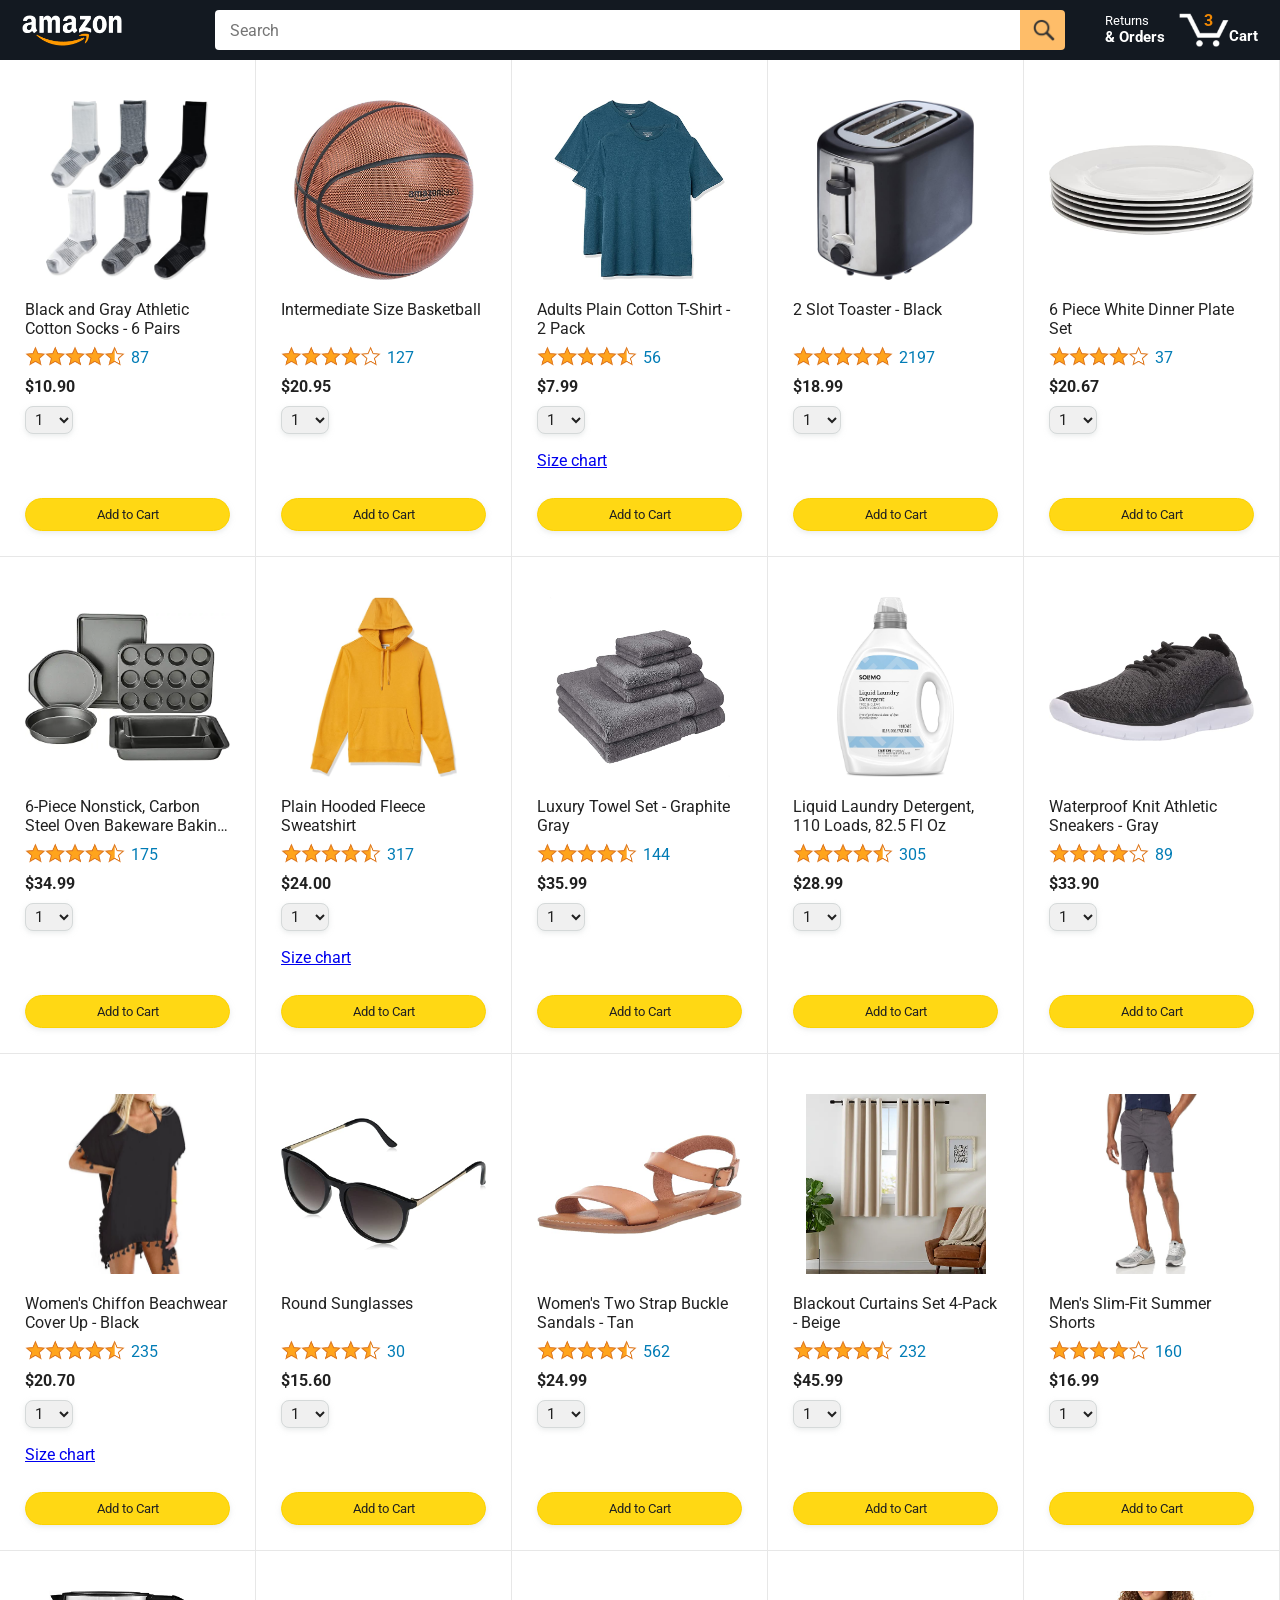
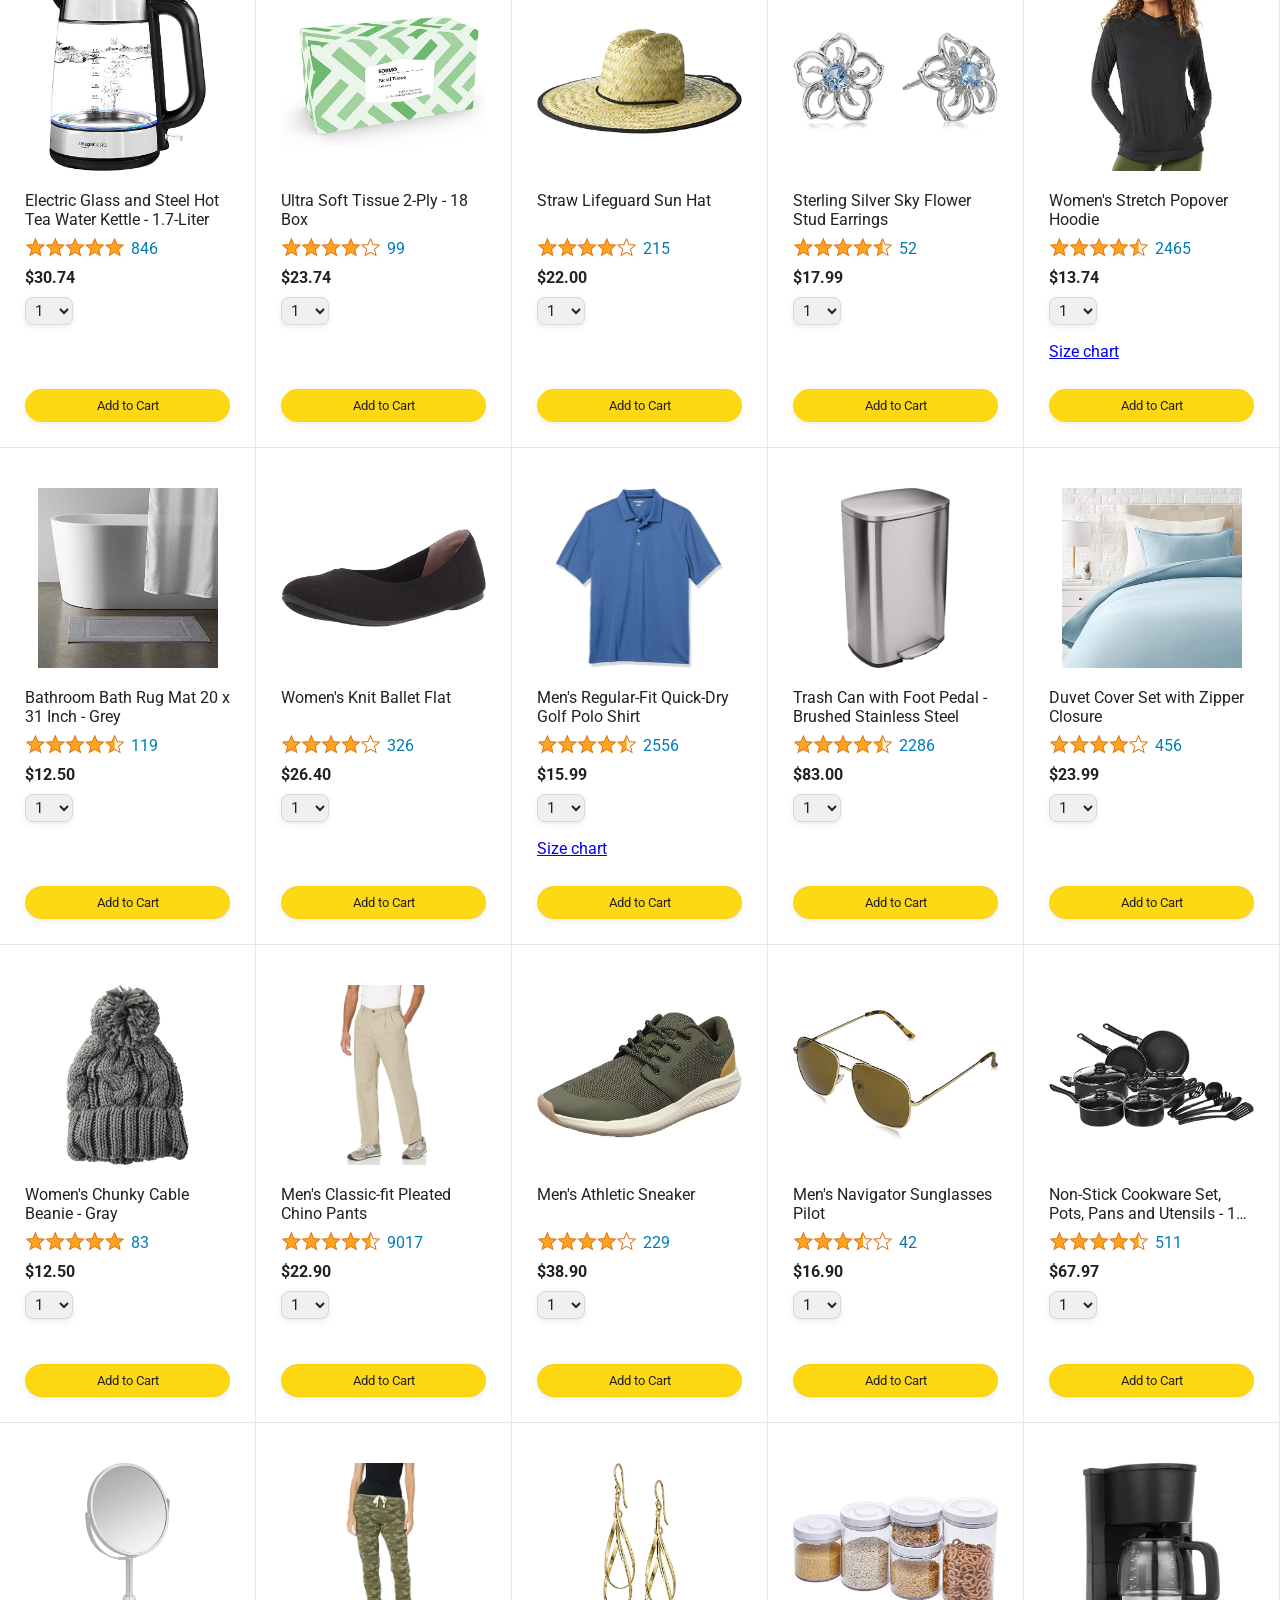
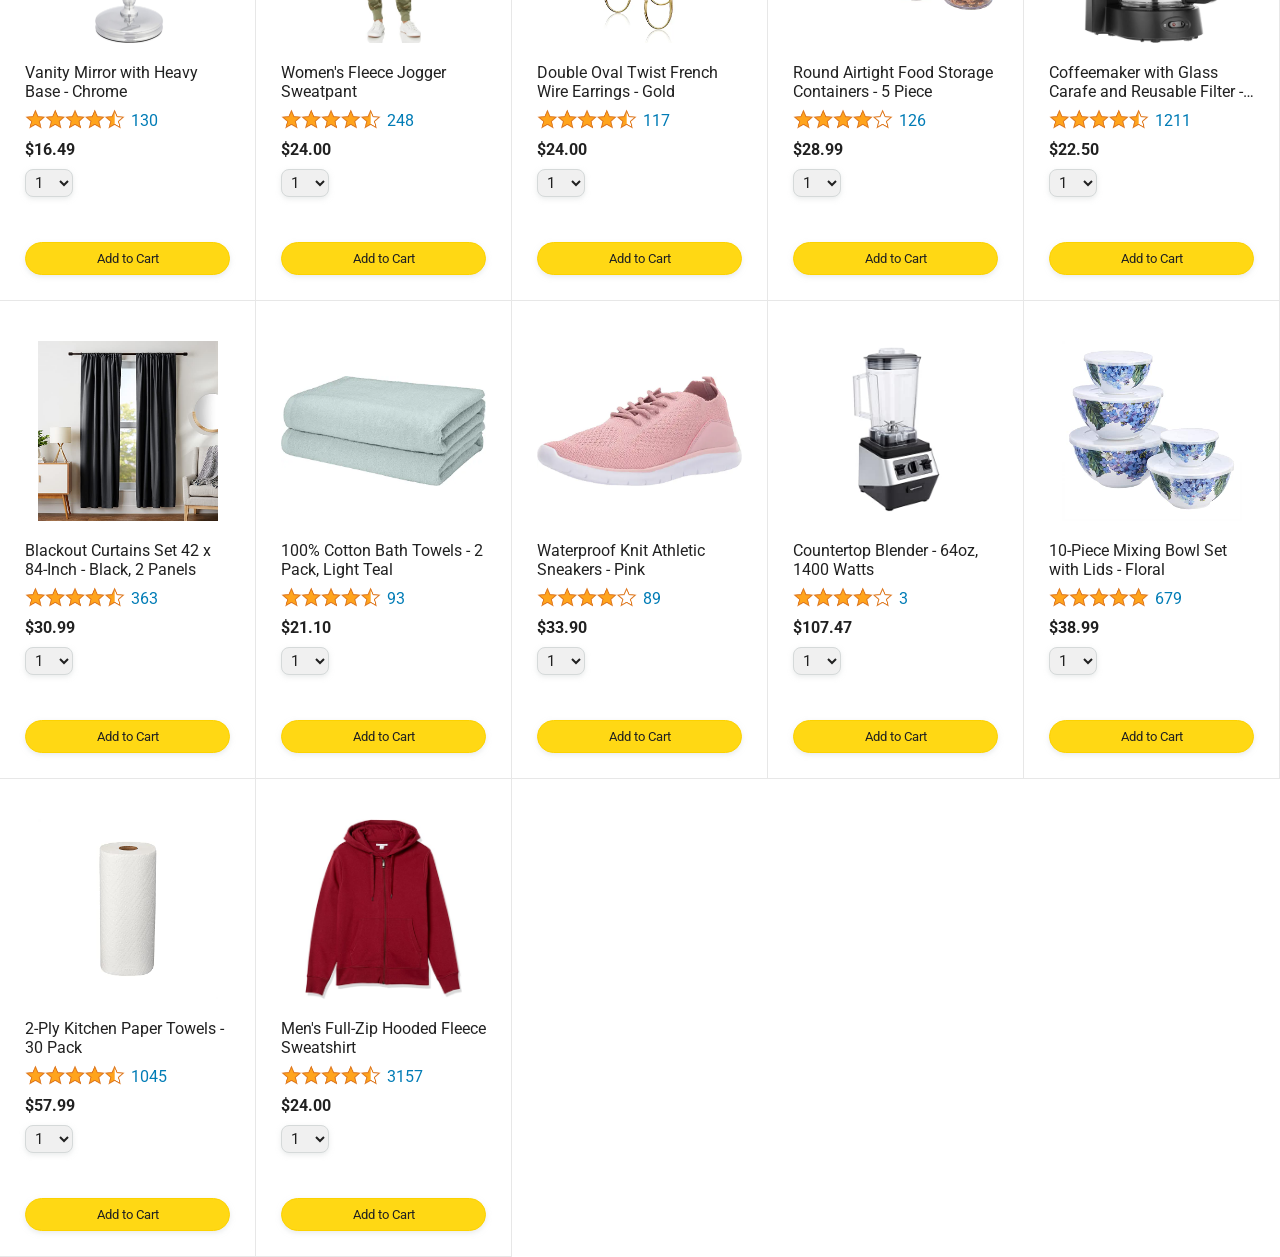
<file: index.html>
<!DOCTYPE html>
<html>
  <head>
    <title>Amazon Project</title>

    <!-- This code is needed for responsive design to work.
      (Responsive design = make the website look good on
      smaller screen sizes like a phone or a tablet). -->
    <meta name="viewport" content="width=device-width, initial-scale=1">

    <!-- Load a font called Roboto from Google Fonts. -->
    <link rel="preconnect" href="https://fonts.googleapis.com">
    <link rel="preconnect" href="https://fonts.gstatic.com" crossorigin>
    <link href="https://fonts.googleapis.com/css2?family=Roboto:wght@400;500;700&display=swap" rel="stylesheet">

    <!-- Here are the CSS files for this page. -->
    <link rel="stylesheet" href="styles/shared/general.css">
    <link rel="stylesheet" href="styles/shared/amazon-header.css">
    <link rel="stylesheet" href="styles/pages/amazon.css">
  </head>
  <body>
    <div class="amazon-header">
      <div class="amazon-header-left-section">
        <a href="amazon.html" class="header-link">
          <img class="amazon-logo"
            src="images/amazon-logo-white.png">
          <img class="amazon-mobile-logo"
            src="images/amazon-mobile-logo-white.png">
        </a>
      </div>

      <div class="amazon-header-middle-section">
        <input class="search-bar" type="text" placeholder="Search">

        <button class="search-button">
          <img class="search-icon" src="images/icons/search-icon.png">
        </button>
      </div>

      <div class="amazon-header-right-section">
        <a class="orders-link header-link" href="orders.html">
          <span class="returns-text">Returns</span>
          <span class="orders-text">& Orders</span>
        </a>

        <a class="cart-link header-link" href="checkout.html">
          <img class="cart-icon" src="images/icons/cart-icon.png">
          <div class="cart-quantity js-cart-quantity"></div>
          <div class="cart-text">Cart</div>
        </a>
      </div>
    </div>
    
    <div class="main">
      <div class="products-grid js-products-grid">
        
      </div>
    </div>
    
    
    
    <script type="module" src="scripts/amazon.js"></script>
  </body>
</html>
</file>
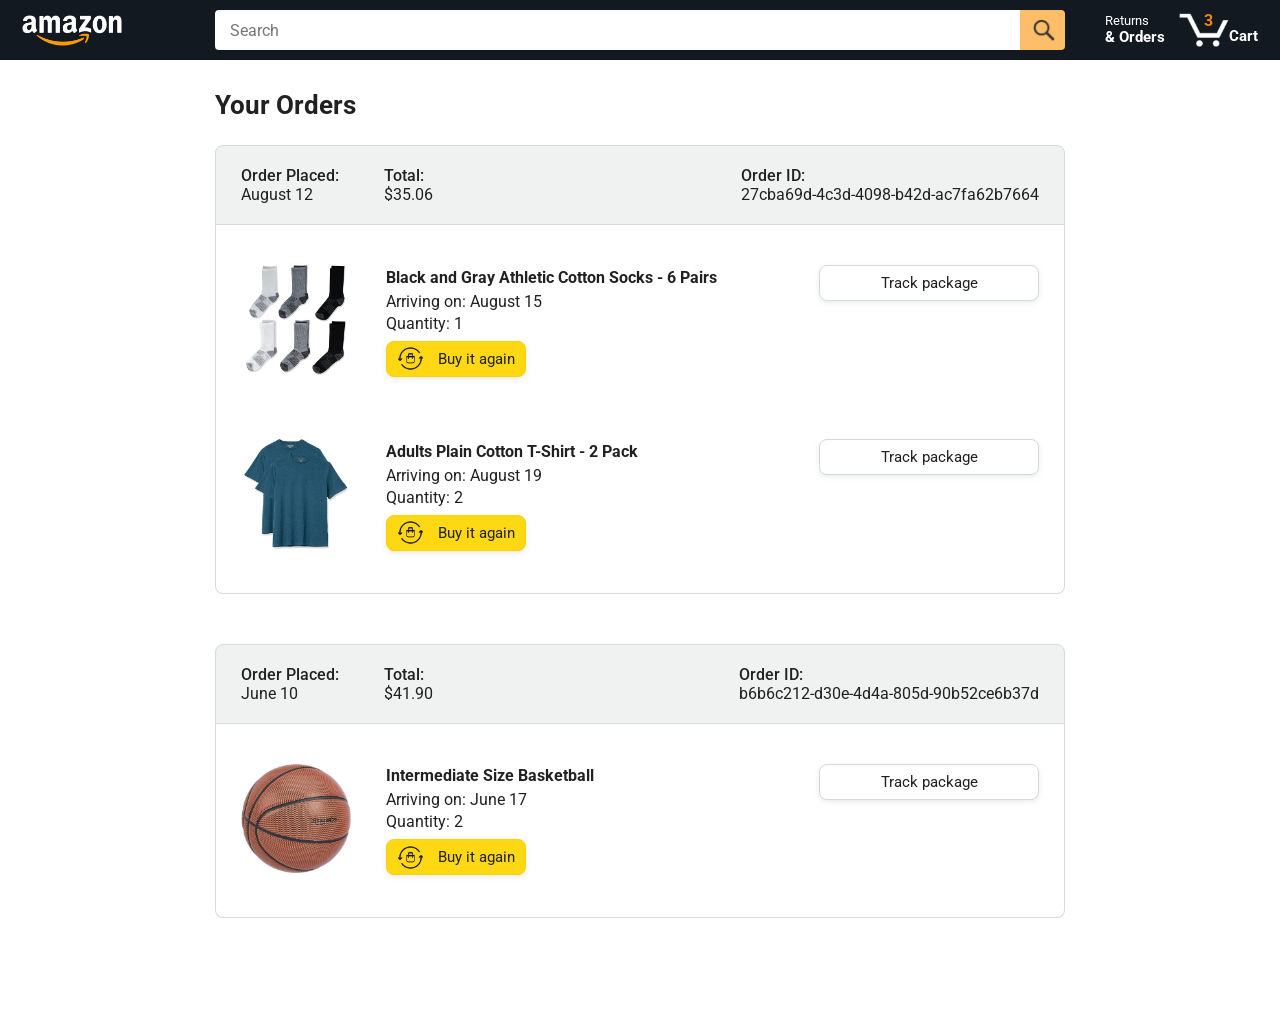
<file: orders.html>
<!DOCTYPE html>
<html>
  <head>
    <title>Orders</title>

    <!-- This code is needed for responsive design to work.
      (Responsive design = make the website look good on
      smaller screen sizes like a phone or a tablet). -->
    <meta name="viewport" content="width=device-width, initial-scale=1">

    <!-- Load a font called Roboto from Google Fonts. -->
    <link rel="preconnect" href="https://fonts.googleapis.com">
    <link rel="preconnect" href="https://fonts.gstatic.com" crossorigin>
    <link href="https://fonts.googleapis.com/css2?family=Roboto:wght@400;500;700&display=swap" rel="stylesheet">

    <!-- Here are the CSS files for this page. -->
    <link rel="stylesheet" href="styles/shared/general.css">
    <link rel="stylesheet" href="styles/shared/amazon-header.css">
    <link rel="stylesheet" href="styles/pages/orders.css">
  </head>
  <body>
    <div class="amazon-header">
      <div class="amazon-header-left-section">
        <a href="amazon.html" class="header-link">
          <img class="amazon-logo"
            src="images/amazon-logo-white.png">
          <img class="amazon-mobile-logo"
            src="images/amazon-mobile-logo-white.png">
        </a>
      </div>

      <div class="amazon-header-middle-section">
        <input class="search-bar" type="text" placeholder="Search">

        <button class="search-button">
          <img class="search-icon" src="images/icons/search-icon.png">
        </button>
      </div>

      <div class="amazon-header-right-section">
        <a class="orders-link header-link" href="orders.html">
          <span class="returns-text">Returns</span>
          <span class="orders-text">& Orders</span>
        </a>

        <a class="cart-link header-link" href="checkout.html">
          <img class="cart-icon" src="images/icons/cart-icon.png">
          <div class="cart-quantity">3</div>
          <div class="cart-text">Cart</div>
        </a>
      </div>
    </div>

    <div class="main">
      <div class="page-title">Your Orders</div>

      <div class="orders-grid">
        <div class="order-container">
          
          <div class="order-header">
            <div class="order-header-left-section">
              <div class="order-date">
                <div class="order-header-label">Order Placed:</div>
                <div>August 12</div>
              </div>
              <div class="order-total">
                <div class="order-header-label">Total:</div>
                <div>$35.06</div>
              </div>
            </div>

            <div class="order-header-right-section">
              <div class="order-header-label">Order ID:</div>
              <div>27cba69d-4c3d-4098-b42d-ac7fa62b7664</div>
            </div>
          </div>

          <div class="order-details-grid">
            <div class="product-image-container">
              <img src="images/products/athletic-cotton-socks-6-pairs.jpg">
            </div>

            <div class="product-details">
              <div class="product-name">
                Black and Gray Athletic Cotton Socks - 6 Pairs
              </div>
              <div class="product-delivery-date">
                Arriving on: August 15
              </div>
              <div class="product-quantity">
                Quantity: 1
              </div>
              <button class="buy-again-button button-primary">
                <img class="buy-again-icon" src="images/icons/buy-again.png">
                <span class="buy-again-message">Buy it again</span>
              </button>
            </div>

            <div class="product-actions">
              <a href="tracking.html">
                <button class="track-package-button button-secondary">
                  Track package
                </button>
              </a>
            </div>

            <div class="product-image-container">
              <img src="images/products/adults-plain-cotton-tshirt-2-pack-teal.jpg">
            </div>

            <div class="product-details">
              <div class="product-name">
                Adults Plain Cotton T-Shirt - 2 Pack
              </div>
              <div class="product-delivery-date">
                Arriving on: August 19
              </div>
              <div class="product-quantity">
                Quantity: 2
              </div>
              <button class="buy-again-button button-primary">
                <img class="buy-again-icon" src="images/icons/buy-again.png">
                <span class="buy-again-message">Buy it again</span>
              </button>
            </div>

            <div class="product-actions">
              <a href="tracking.html">
                <button class="track-package-button button-secondary">
                  Track package
                </button>
              </a>
            </div>
          </div>
        </div>

        <div class="order-container">

          <div class="order-header">
            <div class="order-header-left-section">
              <div class="order-date">
                <div class="order-header-label">Order Placed:</div>
                <div>June 10</div>
              </div>
              <div class="order-total">
                <div class="order-header-label">Total:</div>
                <div>$41.90</div>
              </div>
            </div>

            <div class="order-header-right-section">
              <div class="order-header-label">Order ID:</div>
              <div>b6b6c212-d30e-4d4a-805d-90b52ce6b37d</div>
            </div>
          </div>

          <div class="order-details-grid">
            <div class="product-image-container">
              <img src="images/products/intermediate-composite-basketball.jpg">
            </div>

            <div class="product-details">
              <div class="product-name">
                Intermediate Size Basketball
              </div>
              <div class="product-delivery-date">
                Arriving on: June 17
              </div>
              <div class="product-quantity">
                Quantity: 2
              </div>
              <button class="buy-again-button button-primary">
                <img class="buy-again-icon" src="images/icons/buy-again.png">
                <span class="buy-again-message">Buy it again</span>
              </button>
            </div>

            <div class="product-actions">
              <a href="tracking.html">
                <button class="track-package-button button-secondary">
                  Track package
                </button>
              </a>
            </div>
          </div>
        </div>
      </div>
    </div>
  </body>
</html>
</file>
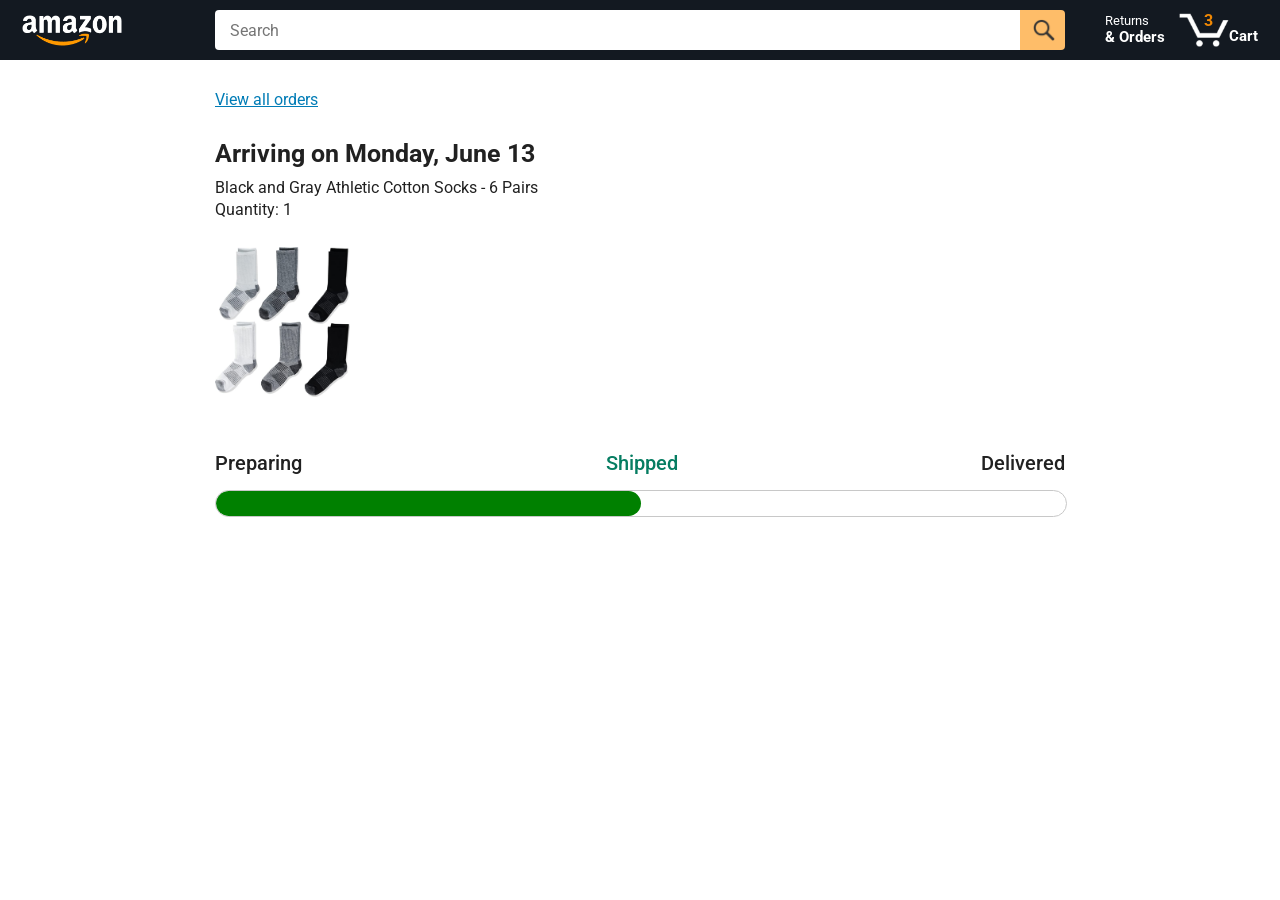
<file: tracking.html>
<!DOCTYPE html>
<html>
  <head>
    <title>Tracking</title>

    <!-- This code is needed for responsive design to work.
      (Responsive design = make the website look good on
      smaller screen sizes like a phone or a tablet). -->
    <meta name="viewport" content="width=device-width, initial-scale=1">

    <!-- Load a font called Roboto from Google Fonts. -->
    <link rel="preconnect" href="https://fonts.googleapis.com">
    <link rel="preconnect" href="https://fonts.gstatic.com" crossorigin>
    <link href="https://fonts.googleapis.com/css2?family=Roboto:wght@400;500;700&display=swap" rel="stylesheet">

    <!-- Here are the CSS files for this page. -->
    <link rel="stylesheet" href="styles/shared/general.css">
    <link rel="stylesheet" href="styles/shared/amazon-header.css">
    <link rel="stylesheet" href="styles/pages/tracking.css">
  </head>
  <body>
    <div class="amazon-header">
      <div class="amazon-header-left-section">
        <a href="amazon.html" class="header-link">
          <img class="amazon-logo"
            src="images/amazon-logo-white.png">
          <img class="amazon-mobile-logo"
            src="images/amazon-mobile-logo-white.png">
        </a>
      </div>

      <div class="amazon-header-middle-section">
        <input class="search-bar" type="text" placeholder="Search">

        <button class="search-button">
          <img class="search-icon" src="images/icons/search-icon.png">
        </button>
      </div>

      <div class="amazon-header-right-section">
        <a class="orders-link header-link" href="orders.html">
          <span class="returns-text">Returns</span>
          <span class="orders-text">& Orders</span>
        </a>

        <a class="cart-link header-link" href="checkout.html">
          <img class="cart-icon" src="images/icons/cart-icon.png">
          <div class="cart-quantity">3</div>
          <div class="cart-text">Cart</div>
        </a>
      </div>
    </div>

    <div class="main">
      <div class="order-tracking">
        <a class="back-to-orders-link link-primary" href="orders.html">
          View all orders
        </a>

        <div class="delivery-date">
          Arriving on Monday, June 13
        </div>

        <div class="product-info">
          Black and Gray Athletic Cotton Socks - 6 Pairs
        </div>

        <div class="product-info">
          Quantity: 1
        </div>

        <img class="product-image" src="images/products/athletic-cotton-socks-6-pairs.jpg">

        <div class="progress-labels-container">
          <div class="progress-label">
            Preparing
          </div>
          <div class="progress-label current-status">
            Shipped
          </div>
          <div class="progress-label">
            Delivered
          </div>
        </div>

        <div class="progress-bar-container">
          <div class="progress-bar"></div>
        </div>
      </div>
    </div>
  </body>
</html>
</file>
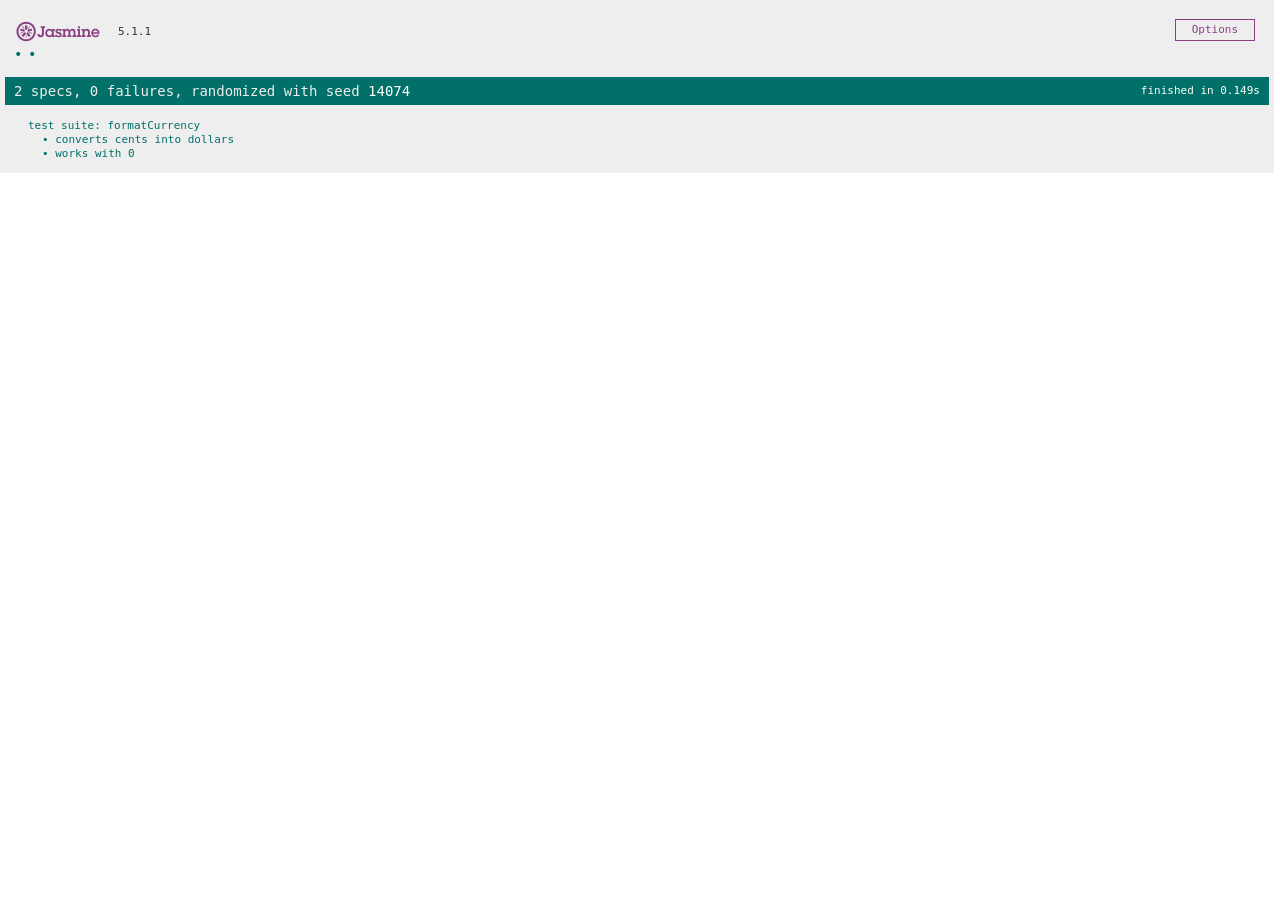
<file: tests-jasmine/tests.html>
<!DOCTYPE html>
<html>
<head>
  <meta charset="utf-8">
  <title>Jasmine Spec Runner v5.1.1</title>

  <link rel="shortcut icon" type="image/png" href="lib/jasmine-5.1.1/jasmine_favicon.png">
  <link rel="stylesheet" href="lib/jasmine-5.1.1/jasmine.css">

  <script src="lib/jasmine-5.1.1/jasmine.js"></script>
  <script src="lib/jasmine-5.1.1/jasmine-html.js"></script>
  <script src="lib/jasmine-5.1.1/boot0.js"></script>
  <!-- optional: include a file here that configures the Jasmine env -->
  <script src="lib/jasmine-5.1.1/boot1.js"></script>

 <script src="moneyTest.js" type="module"></script>
</head>

<body>
</body>
</html>
</file>
<file: styles/shared/general.css>
body {
  font-family: Roboto, Arial;
  color: rgb(33, 33, 33);
  /* The <body> element has a default margin of 8px
     on all sides. This removes the default margins. */
  margin: 0;
}

/* <p> elements have a default margin on the top
   and bottom. This removes the default margins. */
p {
  margin: 0;
}

button {
  cursor: pointer;
}

select {
  cursor: pointer;
}

input, select, button {
  font-family: Roboto, Arial;
}

.button-primary {
  color: rgb(33, 33, 33);
  background-color: rgb(255, 216, 20);
  border: 1px solid rgb(252, 210, 0);
  border-radius: 8px;
  cursor: pointer;
  box-shadow: 0 2px 5px rgba(213, 217, 217, 0.5);
}

.button-primary:hover {
  background-color: rgb(247, 202, 0);
  border: 1px solid rgb(242, 194, 0);
}

.button-primary:active {
  background: rgb(255, 216, 20);
  border-color: rgb(252, 210, 0);
  box-shadow: none;
}

.button-secondary {
  color: rgb(33, 33, 33);
  background: white;
  border: 1px solid rgb(213, 217, 217);
  border-radius: 8px;
  cursor: pointer;
  box-shadow: 0 2px 5px rgba(213, 217, 217, 0.5);
}

.button-secondary:hover {
  background-color: rgb(247, 250, 250);
}

.button-secondary:active {
  background-color: rgb(237, 253, 255);
  box-shadow: none;
}

/* These styles will limit text to 2 lines. Anything
   beyond 2 lines will be replaced with "..."
   You can find this code by using an A.I. tool or by
   searching in Google.
   https://css-tricks.com/almanac/properties/l/line-clamp/ */
.limit-text-to-2-lines {
  display: -webkit-box;
  -webkit-line-clamp: 2;
  -webkit-box-orient: vertical;
  overflow: hidden;
}

.link-primary {
  color: rgb(1, 124, 182);
  cursor: pointer;
}

.link-primary:hover {
  color: rgb(196, 80, 0);
}

/* Styles for dropdown selectors. */
select {
  color: rgb(33, 33, 33);
  background-color: rgb(240, 240, 240);
  border: 1px solid rgb(213, 217, 217);
  border-radius: 8px;
  padding: 3px 5px;
  font-size: 15px;
  cursor: pointer;
  box-shadow: 0 2px 5px rgba(213, 217, 217, 0.5);
}

select:focus,
input:focus {
  outline: 2px solid rgb(255, 153, 0);
}
</file>
<file: styles/shared/amazon-header.css>
.amazon-header {
  background-color: rgb(19, 25, 33);
  color: white;
  padding-left: 15px;
  padding-right: 15px;

  display: flex;
  align-items: center;
  justify-content: space-between;

  position: fixed;
  top: 0;
  left: 0;
  right: 0;
  height: 60px;
}

.amazon-header-left-section {
  width: 180px;
}

@media (max-width: 800px) {
  .amazon-header-left-section {
    width: unset;
  }
}

.header-link {
  display: inline-block;
  padding: 6px;
  border-radius: 2px;
  cursor: pointer;
  text-decoration: none;
  border: 1px solid rgba(0, 0, 0, 0);
}

.header-link:hover {
  border: 1px solid white;
}

.amazon-logo {
  width: 100px;
  margin-top: 5px;
}

.amazon-mobile-logo {
  display: none;
}

@media (max-width: 575px) {
  .amazon-logo {
    display: none;
  }

  .amazon-mobile-logo {
    display: block;
    height: 35px;
    margin-top: 5px;
  }
}

.amazon-header-middle-section {
  flex: 1;
  max-width: 850px;
  margin-left: 10px;
  margin-right: 10px;
  display: flex;
}

.search-bar {
  flex: 1;
  width: 0;
  font-size: 16px;
  height: 38px;
  padding-left: 15px;
  border: none;
  border-top-left-radius: 4px;
  border-bottom-left-radius: 4px;
  border-top-right-radius: 0;
  border-bottom-right-radius: 0;
}

.search-button {
  background-color: rgb(254, 189, 105);
  border: none;
  width: 45px;
  height: 40px;
  border-top-right-radius: 4px;
  border-bottom-right-radius: 4px;
  flex-shrink: 0;
}

.search-icon {
  height: 22px;
  margin-left: 2px;
  margin-top: 3px;
}

.amazon-header-right-section {
  width: 180px;
  flex-shrink: 0;
  display: flex;
  justify-content: end;
}

.orders-link {
  color: white;
}

.returns-text {
  display: block;
  font-size: 13px;
}

.orders-text {
  display: block;
  font-size: 15px;
  font-weight: 700;
}

.cart-link {
  color: white;
  display: flex;
  align-items: center;
  position: relative;
}

.cart-icon {
  width: 50px;
}

.cart-text {
  margin-top: 12px;
  font-size: 15px;
  font-weight: 700;
}

.cart-quantity {
  color: rgb(240, 136, 4);
  font-size: 16px;
  font-weight: 700;

  position: absolute;
  top: 4px;
  left: 22px;
  
  width: 26px;
  text-align: center;
}
</file>
<file: styles/pages/amazon.css>
.main {
  margin-top: 60px;
}

.products-grid {
  display: grid;

  /* - In CSS Grid, 1fr means a column will take up the
       remaining space in the grid.
     - If we write 1fr 1fr ... 1fr; 8 times, this will
       divide the grid into 8 columns, each taking up an
       equal amount of the space.
     - repeat(8, 1fr); is a shortcut for repeating "1fr"
       8 times (instead of typing out "1fr" 8 times).
       repeat(...) is a special property that works with
       display: grid; */
  grid-template-columns: repeat(8, 1fr);
}

/* @media is used to create responsive design (making the
   website look good on any screen size). This @media
   means when the screen width is 2000px or less, we
   will divide the grid into 7 columns instead of 8. */
@media (max-width: 2000px) {
  .products-grid {
    grid-template-columns: repeat(7, 1fr);
  }
}

/* This @media means when the screen width is 1600px or
   less, we will divide the grid into 6 columns. */
@media (max-width: 1600px) {
  .products-grid {
    grid-template-columns: repeat(6, 1fr);
  }
}

@media (max-width: 1300px) {
  .products-grid {
    grid-template-columns: repeat(5, 1fr);
  }
}

@media (max-width: 1000px) {
  .products-grid {
    grid-template-columns: repeat(4, 1fr);
  }
}

@media (max-width: 800px) {
  .products-grid {
    grid-template-columns: repeat(3, 1fr);
  }
}

@media (max-width: 575px) {
  .products-grid {
    grid-template-columns: repeat(2, 1fr);
  }
}

@media (max-width: 450px) {
  .products-grid {
    grid-template-columns: 1fr;
  }
}

.product-container {
  padding-top: 40px;
  padding-bottom: 25px;
  padding-left: 25px;
  padding-right: 25px;

  border-right: 1px solid rgb(231, 231, 231);
  border-bottom: 1px solid rgb(231, 231, 231);

  display: flex;
  flex-direction: column;
}

.product-image-container {
  display: flex;
  justify-content: center;
  align-items: center;

  height: 180px;
  margin-bottom: 20px;
}

.product-image {
  /* Images will overflow their container by default. To
    prevent this, we set max-width and max-height to 100%
    so they stay inside their container. */
  max-width: 100%;
  max-height: 100%;
}

.product-name {
  height: 40px;
  margin-bottom: 5px;
}

.product-rating-container {
  display: flex;
  align-items: center;
  margin-bottom: 10px;
}

.product-rating-stars {
  width: 100px;
  margin-right: 6px;
}

.product-rating-count {
  color: rgb(1, 124, 182);
  cursor: pointer;
  margin-top: 3px;
}

.product-price {
  font-weight: 700;
  margin-bottom: 10px;
}

.product-quantity-container {
  margin-bottom: 17px;
}

.product-spacer {
  flex: 1;
}

.added-to-cart {
  color: rgb(6, 125, 98);
  font-size: 16px;

  display: flex;
  align-items: center;
  margin-bottom: 8px;

  /* At first, the "Added to cart" message will
     be invisible. Use JavaScript to change the
     opacity and make it visible. */
  opacity: 0;
}

.added-to-cart img {
  height: 20px;
  margin-right: 5px;
}

.add-to-cart-button {
  width: 100%;
  padding: 8px;
  border-radius: 50px;
}

.added-to-cart-visible {
  opacity: 1;
}
</file>
<file: styles/pages/orders.css>
.main {
  max-width: 850px;
  margin-top: 90px;
  margin-bottom: 100px;
  padding-left: 20px;
  padding-right: 20px;

  /* margin-left: auto;
     margin-right auto;
     Is a trick for centering an element horizontally
     without needing a container. */
  margin-left: auto;
  margin-right: auto;
}

.page-title {
  font-weight: 700;
  font-size: 26px;
  margin-bottom: 25px;
}

.orders-grid {
  display: grid;
  grid-template-columns: 1fr;
  row-gap: 50px;
}

.order-header {
  background-color: rgb(240, 242, 242);
  border: 1px solid rgb(213, 217, 217);

  display: flex;
  align-items: center;
  justify-content: space-between;

  padding: 20px 25px;
  border-top-left-radius: 8px;
  border-top-right-radius: 8px;
}

.order-header-left-section {
  display: flex;
  flex-shrink: 0;
}

.order-header-label {
  font-weight: 500;
}

.order-date,
.order-total {
  margin-right: 45px;
}

.order-header-right-section {
  flex-shrink: 1;
}

@media (max-width: 575px) {
  .order-header {
    flex-direction: column;
    align-items: start;
    line-height: 23px;
    padding: 15px;
  }

  .order-header-left-section {
    flex-direction: column;
  }

  .order-header-label {
    margin-right: 5px;
  }

  .order-date,
  .order-total {
    display: grid;
    grid-template-columns: auto 1fr;
    margin-right: 0;
  }

  .order-header-right-section {
    display: grid;
    grid-template-columns: auto 1fr;
  }
}

.order-details-grid {
  padding: 40px 25px;
  border: 1px solid rgb(213, 217, 217);
  border-top: none;
  border-bottom-left-radius: 8px;
  border-bottom-right-radius: 8px;

  display: grid;
  grid-template-columns: 110px 1fr 220px;
  column-gap: 35px;
  row-gap: 60px;
  align-items: center;
}

@media (max-width: 800px) {
  .order-details-grid {
    grid-template-columns: 110px 1fr;
    row-gap: 0;
    padding-bottom: 8px;
  }
}

@media (max-width: 450px) {
  .order-details-grid {
    grid-template-columns: 1fr;
  }
}

.product-image-container {
  text-align: center;
}

.product-image-container img {
  max-width: 110px;
  max-height: 110px;
}

.product-name {
  font-weight: 700;
  margin-bottom: 5px;
}

.product-delivery-date {
  margin-bottom: 3px;
}

.product-quantity {
  margin-bottom: 8px;
}

.buy-again-button {
  font-size: 15px;
  width: 140px;
  height: 36px;
  border-radius: 8px;

  display: flex;
  align-items: center;
  justify-content: center;
}

.buy-again-icon {
  width: 25px;
  margin-right: 15px;
}

.product-actions {
  align-self: start;
}

.track-package-button {
  width: 100%;
  font-size: 15px;
  padding: 8px;
}

@media (max-width: 800px) {
  .buy-again-button {
    margin-bottom: 10px;
  }

  .product-actions {
    /* grid-column: 2 means this element will be placed
       in column 2 in the grid. (Normally, the column that
       an element is placed in is determined by the order
       of the elements in the HTML. grid-column overrides
       this default ordering). */
    grid-column: 2;
    margin-bottom: 30px;
  }

  .track-package-button {
    width: 140px;
  }
}

@media (max-width: 450px) {
  .product-image-container {
    text-align: center;
    margin-bottom: 25px;
  }

  .product-image-container img {
    max-width: 150px;
    max-height: 150px;
  }

  .product-name {
    margin-bottom: 10px;
  }

  .product-quantity {
    margin-bottom: 15px;
  }

  .buy-again-button {
    width: 100%;
    margin-bottom: 15px;
  }

  .product-actions {
    /* grid-column: auto; undos grid-column: 2; from above.
       This element will now be placed in its normal column
       in the grid. */
    grid-column: auto;
    margin-bottom: 70px;
  }

  .track-package-button {
    width: 100%;
    padding: 12px;
  }
}
</file>
<file: styles/pages/tracking.css>
.main {
  max-width: 850px;
  margin-top: 90px;
  margin-bottom: 100px;
  padding-left: 30px;
  padding-right: 30px;

  /* margin-left: auto;
     margin-right auto;
     Is a trick for centering an element horizontally
     without needing a container. */
  margin-left: auto;
  margin-right: auto;
}

.back-to-orders-link {
  display: inline-block;
  margin-bottom: 30px;
}

.delivery-date {
  font-size: 25px;
  font-weight: 700;
  margin-bottom: 10px;
}

.product-info {
  margin-bottom: 3px;
}

.product-image {
  max-width: 150px;
  max-height: 150px;
  margin-top: 25px;
  margin-bottom: 50px;
}

.progress-labels-container {
  display: flex;
  justify-content: space-between;
  font-size: 20px;
  font-weight: 500;
  margin-bottom: 15px;
}

.current-status {
  color: rgb(6, 125, 98);
}

@media (max-width: 575px) {
  .progress-labels-container {
    font-size: 16px;
  }
}

@media (max-width: 450px) {
  .progress-labels-container {
    flex-direction: column;
    margin-bottom: 5px;
  }

  .progress-label {
    margin-bottom: 3px;
  }
}

.progress-bar-container {
  height: 25px;
  width: 100%;

  border: 1px solid rgb(200, 200, 200);
  border-radius: 50px;
  overflow: hidden;
}

.progress-bar {
  height: 100%;
  background-color: green;
  border-radius: 50px;
  width: 50%;
}
</file>
<file: tests-jasmine/lib/jasmine-5.1.1/jasmine.css>
@charset "UTF-8";
body {
  overflow-y: scroll;
}

.jasmine_html-reporter {
  width: 100%;
  background-color: #eee;
  padding: 5px;
  margin: -8px;
  font-size: 11px;
  font-family: Monaco, "Lucida Console", monospace;
  line-height: 14px;
  color: #333;
}
.jasmine_html-reporter a {
  text-decoration: none;
}
.jasmine_html-reporter a:hover {
  text-decoration: underline;
}
.jasmine_html-reporter p, .jasmine_html-reporter h1, .jasmine_html-reporter h2, .jasmine_html-reporter h3, .jasmine_html-reporter h4, .jasmine_html-reporter h5, .jasmine_html-reporter h6 {
  margin: 0;
  line-height: 14px;
}
.jasmine_html-reporter .jasmine-banner,
.jasmine_html-reporter .jasmine-symbol-summary,
.jasmine_html-reporter .jasmine-summary,
.jasmine_html-reporter .jasmine-result-message,
.jasmine_html-reporter .jasmine-spec .jasmine-description,
.jasmine_html-reporter .jasmine-spec-detail .jasmine-description,
.jasmine_html-reporter .jasmine-alert .jasmine-bar,
.jasmine_html-reporter .jasmine-stack-trace {
  padding-left: 9px;
  padding-right: 9px;
}
.jasmine_html-reporter .jasmine-banner {
  position: relative;
}
.jasmine_html-reporter .jasmine-banner .jasmine-title {
  background: url("[data-uri]") no-repeat;
  background: url("[data-uri]") no-repeat, none;
  background-size: 100%;
  display: block;
  float: left;
  width: 90px;
  height: 25px;
}
.jasmine_html-reporter .jasmine-banner .jasmine-version {
  margin-left: 14px;
  position: relative;
  top: 6px;
}
.jasmine_html-reporter #jasmine_content {
  position: fixed;
  right: 100%;
}
.jasmine_html-reporter .jasmine-banner {
  margin-top: 14px;
}
.jasmine_html-reporter .jasmine-duration {
  color: #fff;
  float: right;
  line-height: 28px;
  padding-right: 9px;
}
.jasmine_html-reporter .jasmine-symbol-summary {
  overflow: hidden;
  margin: 14px 0;
}
.jasmine_html-reporter .jasmine-symbol-summary li {
  display: inline-block;
  height: 10px;
  width: 14px;
  font-size: 16px;
}
.jasmine_html-reporter .jasmine-symbol-summary li.jasmine-passed {
  font-size: 14px;
}
.jasmine_html-reporter .jasmine-symbol-summary li.jasmine-passed:before {
  color: #007069;
  content: "•";
}
.jasmine_html-reporter .jasmine-symbol-summary li.jasmine-failed {
  line-height: 9px;
}
.jasmine_html-reporter .jasmine-symbol-summary li.jasmine-failed:before {
  color: #ca3a11;
  content: "×";
  font-weight: bold;
  margin-left: -1px;
}
.jasmine_html-reporter .jasmine-symbol-summary li.jasmine-excluded {
  font-size: 14px;
}
.jasmine_html-reporter .jasmine-symbol-summary li.jasmine-excluded:before {
  color: #bababa;
  content: "•";
}
.jasmine_html-reporter .jasmine-symbol-summary li.jasmine-excluded-no-display {
  font-size: 14px;
  display: none;
}
.jasmine_html-reporter .jasmine-symbol-summary li.jasmine-pending {
  line-height: 17px;
}
.jasmine_html-reporter .jasmine-symbol-summary li.jasmine-pending:before {
  color: #ba9d37;
  content: "*";
}
.jasmine_html-reporter .jasmine-symbol-summary li.jasmine-empty {
  font-size: 14px;
}
.jasmine_html-reporter .jasmine-symbol-summary li.jasmine-empty:before {
  color: #ba9d37;
  content: "•";
}
.jasmine_html-reporter .jasmine-run-options {
  float: right;
  margin-right: 5px;
  border: 1px solid #8a4182;
  color: #8a4182;
  position: relative;
  line-height: 20px;
}
.jasmine_html-reporter .jasmine-run-options .jasmine-trigger {
  cursor: pointer;
  padding: 8px 16px;
}
.jasmine_html-reporter .jasmine-run-options .jasmine-payload {
  position: absolute;
  display: none;
  right: -1px;
  border: 1px solid #8a4182;
  background-color: #eee;
  white-space: nowrap;
  padding: 4px 8px;
}
.jasmine_html-reporter .jasmine-run-options .jasmine-payload.jasmine-open {
  display: block;
}
.jasmine_html-reporter .jasmine-bar {
  line-height: 28px;
  font-size: 14px;
  display: block;
  color: #eee;
}
.jasmine_html-reporter .jasmine-bar.jasmine-failed, .jasmine_html-reporter .jasmine-bar.jasmine-errored {
  background-color: #ca3a11;
  border-bottom: 1px solid #eee;
}
.jasmine_html-reporter .jasmine-bar.jasmine-passed {
  background-color: #007069;
}
.jasmine_html-reporter .jasmine-bar.jasmine-incomplete {
  background-color: #bababa;
}
.jasmine_html-reporter .jasmine-bar.jasmine-skipped {
  background-color: #bababa;
}
.jasmine_html-reporter .jasmine-bar.jasmine-warning {
  margin-top: 14px;
  margin-bottom: 14px;
  background-color: #ba9d37;
  color: #333;
}
.jasmine_html-reporter .jasmine-bar.jasmine-menu {
  background-color: #fff;
  color: #000;
}
.jasmine_html-reporter .jasmine-bar.jasmine-menu a {
  color: blue;
  text-decoration: underline;
}
.jasmine_html-reporter .jasmine-bar a {
  color: white;
}
.jasmine_html-reporter.jasmine-spec-list .jasmine-bar.jasmine-menu.jasmine-failure-list,
.jasmine_html-reporter.jasmine-spec-list .jasmine-results .jasmine-failures {
  display: none;
}
.jasmine_html-reporter.jasmine-failure-list .jasmine-bar.jasmine-menu.jasmine-spec-list,
.jasmine_html-reporter.jasmine-failure-list .jasmine-summary {
  display: none;
}
.jasmine_html-reporter .jasmine-results {
  margin-top: 14px;
}
.jasmine_html-reporter .jasmine-summary {
  margin-top: 14px;
}
.jasmine_html-reporter .jasmine-summary ul {
  list-style-type: none;
  margin-left: 14px;
  padding-top: 0;
  padding-left: 0;
}
.jasmine_html-reporter .jasmine-summary ul.jasmine-suite {
  margin-top: 7px;
  margin-bottom: 7px;
}
.jasmine_html-reporter .jasmine-summary li.jasmine-passed a {
  color: #007069;
}
.jasmine_html-reporter .jasmine-summary li.jasmine-failed a {
  color: #ca3a11;
}
.jasmine_html-reporter .jasmine-summary li.jasmine-empty a {
  color: #ba9d37;
}
.jasmine_html-reporter .jasmine-summary li.jasmine-pending a {
  color: #ba9d37;
}
.jasmine_html-reporter .jasmine-summary li.jasmine-excluded a {
  color: #bababa;
}
.jasmine_html-reporter .jasmine-specs li.jasmine-passed a:before {
  content: "• ";
}
.jasmine_html-reporter .jasmine-specs li.jasmine-failed a:before {
  content: "× ";
}
.jasmine_html-reporter .jasmine-specs li.jasmine-empty a:before {
  content: "* ";
}
.jasmine_html-reporter .jasmine-specs li.jasmine-pending a:before {
  content: "• ";
}
.jasmine_html-reporter .jasmine-specs li.jasmine-excluded a:before {
  content: "• ";
}
.jasmine_html-reporter .jasmine-description + .jasmine-suite {
  margin-top: 0;
}
.jasmine_html-reporter .jasmine-suite {
  margin-top: 14px;
}
.jasmine_html-reporter .jasmine-suite a {
  color: #333;
}
.jasmine_html-reporter .jasmine-failures .jasmine-spec-detail {
  margin-bottom: 28px;
}
.jasmine_html-reporter .jasmine-failures .jasmine-spec-detail .jasmine-description {
  background-color: #ca3a11;
  color: white;
}
.jasmine_html-reporter .jasmine-failures .jasmine-spec-detail .jasmine-description a {
  color: white;
}
.jasmine_html-reporter .jasmine-result-message {
  padding-top: 14px;
  color: #333;
  white-space: pre-wrap;
}
.jasmine_html-reporter .jasmine-result-message span.jasmine-result {
  display: block;
}
.jasmine_html-reporter .jasmine-stack-trace {
  margin: 5px 0 0 0;
  max-height: 224px;
  overflow: auto;
  line-height: 18px;
  color: #666;
  border: 1px solid #ddd;
  background: white;
  white-space: pre;
}
.jasmine_html-reporter .jasmine-expander a {
  display: block;
  margin-left: 14px;
  color: blue;
  text-decoration: underline;
}
.jasmine_html-reporter .jasmine-expander-contents {
  display: none;
}
.jasmine_html-reporter .jasmine-expanded {
  padding-bottom: 10px;
}
.jasmine_html-reporter .jasmine-expanded .jasmine-expander-contents {
  display: block;
  margin-left: 14px;
  padding: 5px;
}
.jasmine_html-reporter .jasmine-debug-log {
  margin: 5px 0 0 0;
  padding: 5px;
  color: #666;
  border: 1px solid #ddd;
  background: white;
}
.jasmine_html-reporter .jasmine-debug-log table {
  border-spacing: 0;
}
.jasmine_html-reporter .jasmine-debug-log table, .jasmine_html-reporter .jasmine-debug-log th, .jasmine_html-reporter .jasmine-debug-log td {
  border: 1px solid #ddd;
}
</file>
